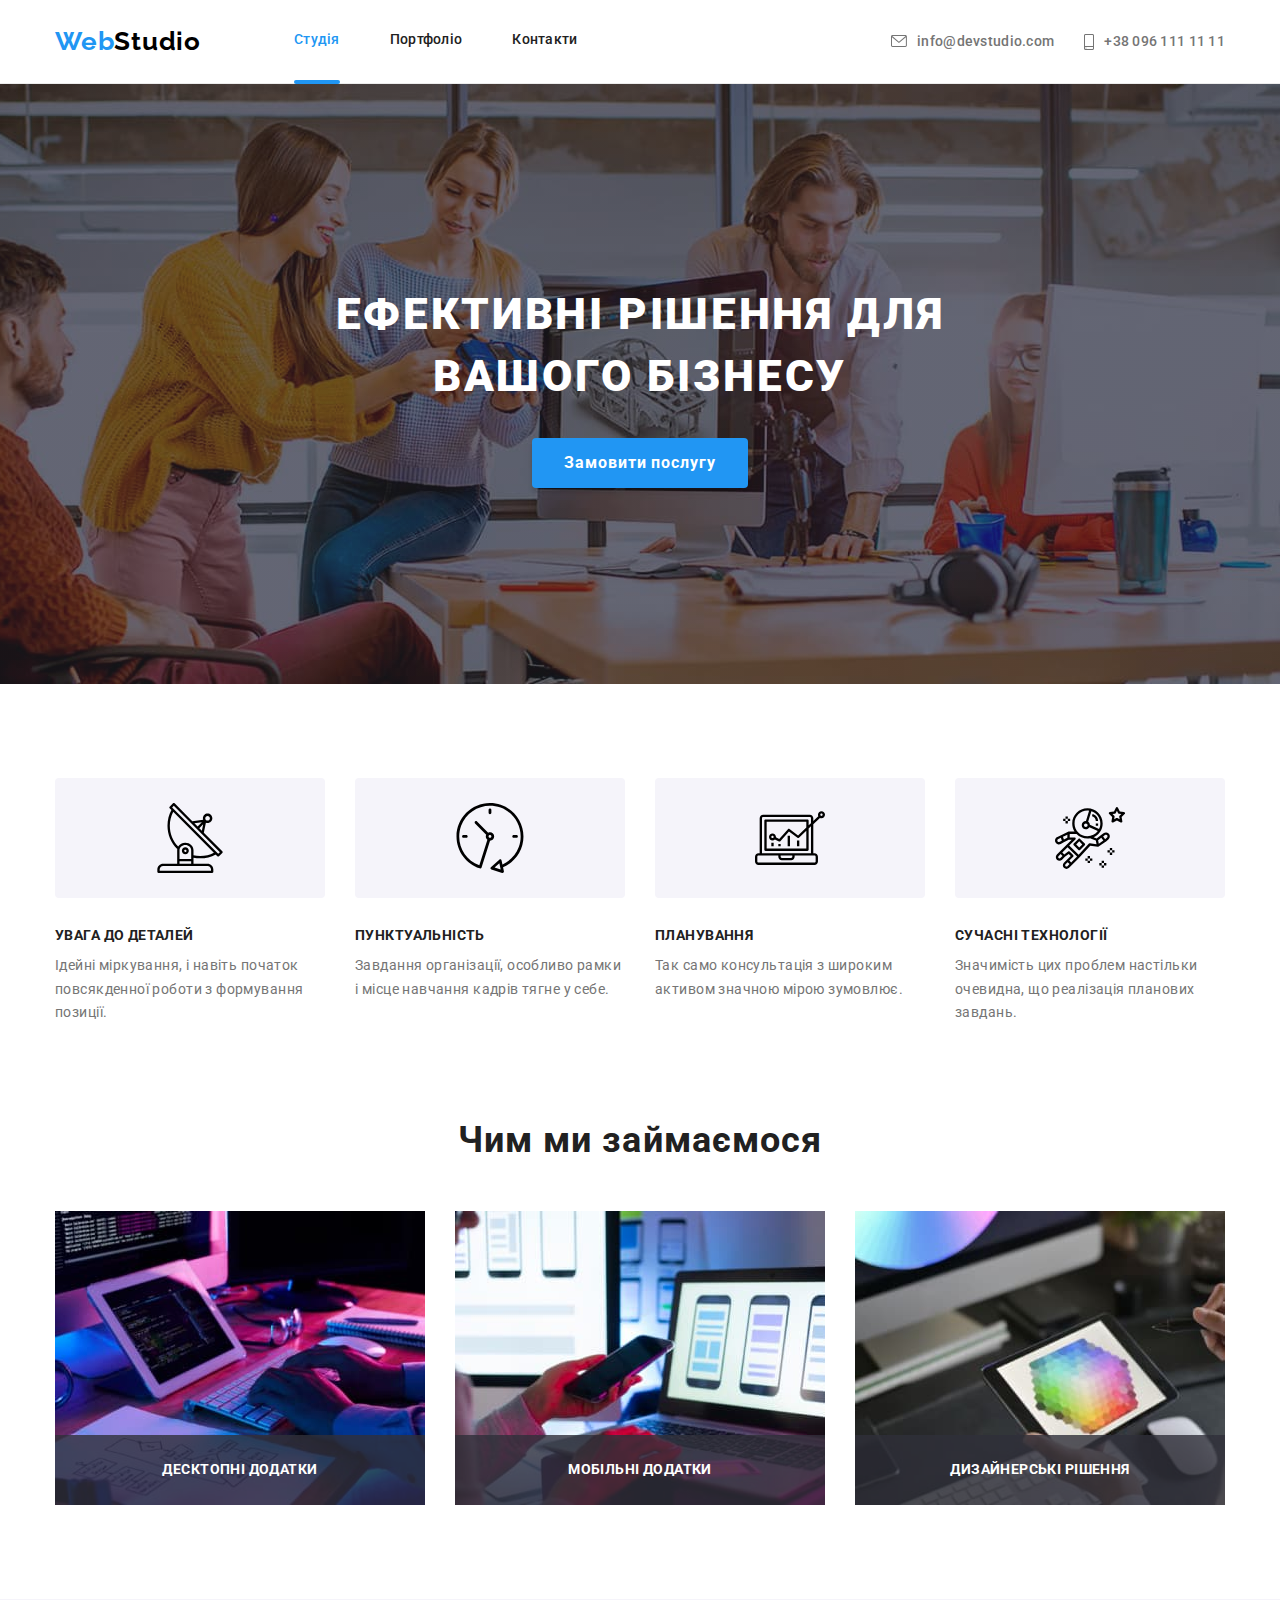
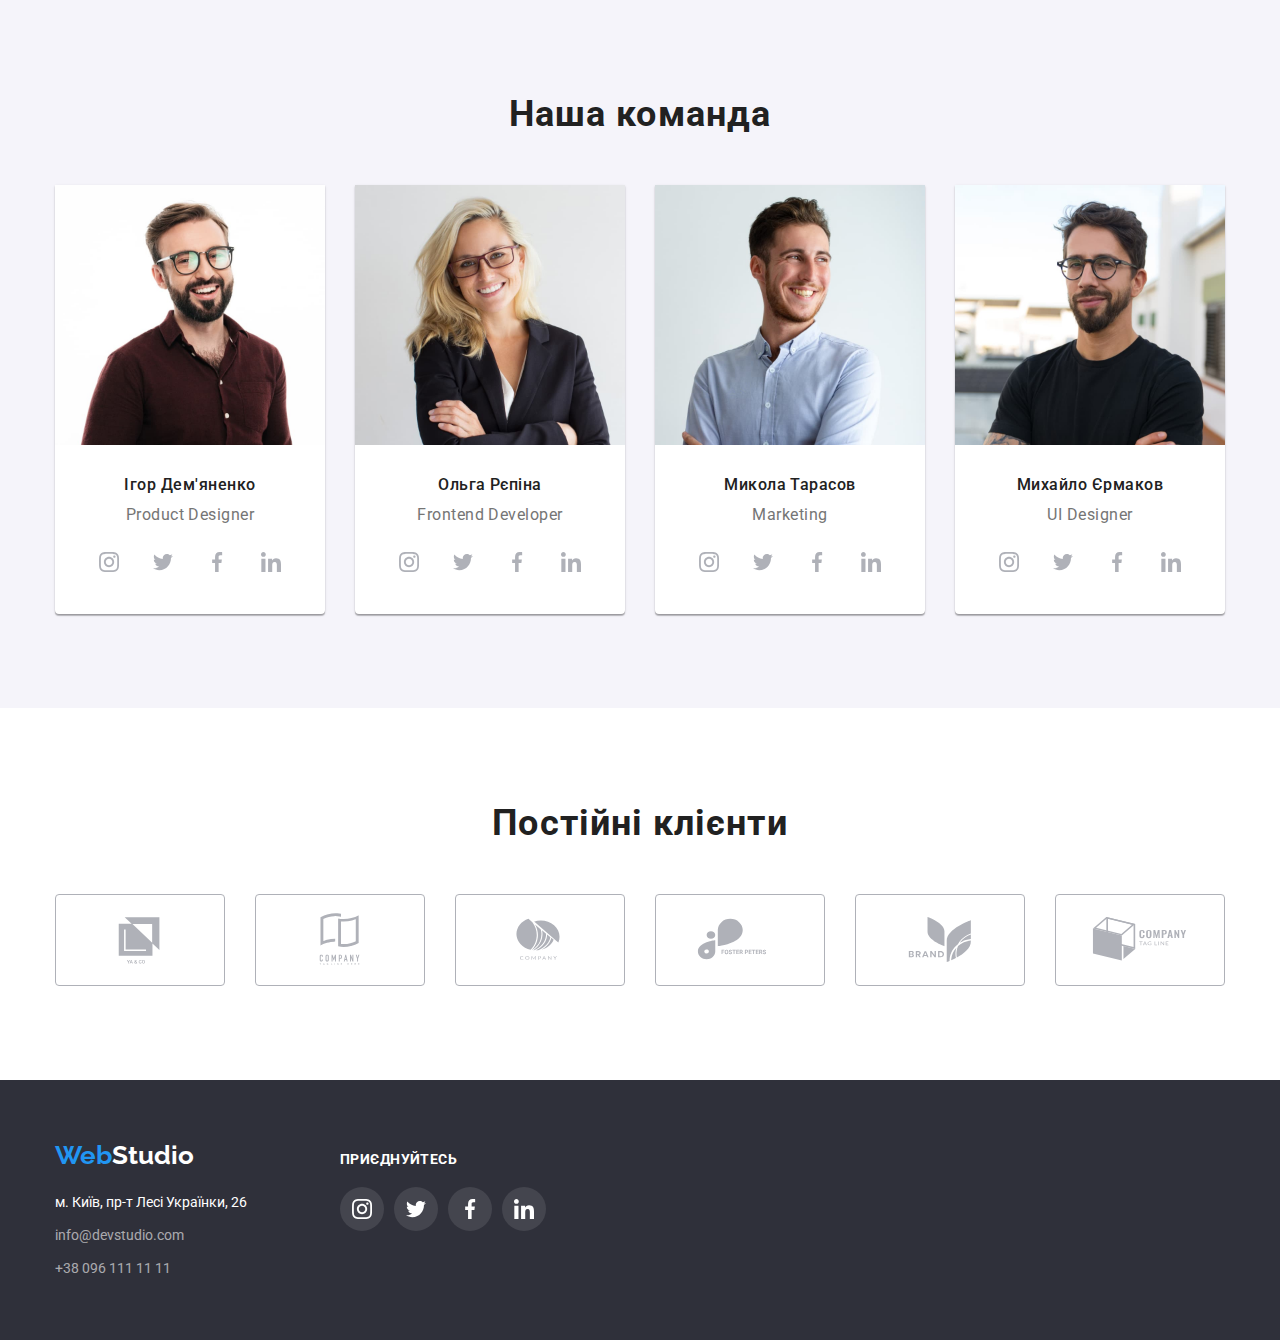
<file: index.html>
<!DOCTYPE html>
<html lang="uk">
  <head>
    <meta charset="UTF-8" />
    <meta http-equiv="X-UA-Compatible" content="IE=edge" />
    <meta name="viewport" content="width=device-width, initial-scale=1.0" />
    <title>Студія</title>
    <link rel="preconnect" href="https://fonts.googleapis.com" />
    <link rel="preconnect" href="https://fonts.gstatic.com" crossorigin />
    <link
      href="https://fonts.googleapis.com/css2?family=Raleway:wght@700&family=Roboto:wght@400;500;700;900&display=swap"
      rel="stylesheet"
    />
    <link
      rel="stylesheet"
      href="https://cdnjs.cloudflare.com/ajax/libs/modern-normalize/1.1.0/modern-normalize.min.css"
    />
    <link rel="stylesheet" href="./css/styles.css" />
  </head>

  <body>
    <!--Шапка-->

    <header class="page-header">
      <div class="nav conteiner">
        <nav class="main-nav">
          <a href="./index.html" class="logo"><span class="logo-wrap">Web</span>Studio</a>
          <ul class="site-nav list">
            <li class="item"><a href="./index.html" class="link current">Студія</a></li>
            <li class="item"><a href="./portfolio.html" class="link">Портфоліо</a></li>
            <li class="item"><a href="#" class="link">Контакти</a></li>
          </ul>
        </nav>
        <ul class="auth-nav list">
          <li class="item">
            <a href="mailto:info@devstudio.com" class="adress-link link">
              <svg class="auth-icon" width="16" height="12">
                <use href="./images/sprite.svg#icon-icon-mailbox"></use>
              </svg>
              info@devstudio.com
            </a>
          </li>
          <li class="item">
            <a href="tel:+380961111111" class="adress-link link">
              <svg class="auth-icon" width="10" height="16">
                <use href="./images/sprite.svg#icon-icon-smartphone"></use>
              </svg>
              +38 096 111 11 11</a
            >
          </li>
        </ul>
      </div>
    </header>

    <!--Main-->
    <main>
      <!-- Герой -->
      <section class="hero">
        <div class="conteiner">
          <h1 class="hero-title">Ефективні рішення для вашого бізнесу</h1>
          <button type="button" class="hero-btn" data-modal-open>Замовити послугу</button>
        </div>
      </section>

      <!--Переваги-->
      <section class="section section-features">
        <div class="conteiner">
          <h2 class="features-title-main vis-hidden">Переваги</h2>
          <ul class="features-list list">
            <li class="features-list-item">
              <div class="features-icon">
                <svg width="70" height="70">
                  <use href="./images/sprite.svg#icon-icon-satelite"></use>
                </svg>
              </div>
              <h3 class="features-title">УВАГА ДО ДЕТАЛЕЙ</h3>
              <p class="features-text">
                Ідейні міркування, і навіть початок повсякденної роботи з формування позиції.
              </p>
            </li>
            <li class="features-list-item">
              <div class="features-icon">
                <svg width="70" height="70">
                  <use href="./images/sprite.svg#icon-icon-clock"></use>
                </svg>
              </div>
              <h3 class="features-title">ПУНКТУАЛЬНІСТЬ</h3>
              <p class="features-text">
                Завдання організації, особливо рамки і місце навчання кадрів тягне у себе.
              </p>
            </li>
            <li class="features-list-item">
              <div class="features-icon">
                <svg width="70" height="70">
                  <use href="./images/sprite.svg#icon-icon-diagram"></use>
                </svg>
              </div>
              <h3 class="features-title">ПЛАНУВАННЯ</h3>
              <p class="features-text">
                Так само консультація з широким активом значною мірою зумовлює.
              </p>
            </li>
            <li class="features-list-item">
              <div class="features-icon">
                <svg width="70" height="70">
                  <use href="./images/sprite.svg#icon-icon-astronaut"></use>
                </svg>
              </div>
              <h3 class="features-title">СУЧАСНІ ТЕХНОЛОГІЇ</h3>
              <p class="features-text">
                Значимість цих проблем настільки очевидна, що реалізація планових завдань.
              </p>
            </li>
          </ul>
        </div>
      </section>

      <!--Наша робота-->

      <section class="section section-work">
        <div class="conteiner">
          <h2 class="title work-title-main">Чим ми займаємося</h2>
          <ul class="work-list list">
            <li class="work-list-item">
              <img src="images/box-1-work.jpg" alt="Програмування за компютером" width="370" />
              <a href="#" class="work-list-link link">
                <p class="work-text">Десктопні додатки</p>
              </a>
            </li>
            <li class="work-list-item">
              <img
                src="images/box-2-work.jpg"
                alt="Розробка мобільного додатку width"
                width="370"
              />
              <a href="#" class="work-list-link link">
                <p class="work-text">Мобільні додатки</p>
              </a>
            </li>
            <li class="work-list-item">
              <img src="images/box-3-work.jpg" alt="Дизайн" width="370" />
              <a href="#" class="work-list-link link">
                <p class="work-text">Дизайнерські рішення</p>
              </a>
            </li>
          </ul>
        </div>
      </section>

      <!--Команда-->
      <section class="section team-section">
        <div class="conteiner">
          <h2 class="title team-title-main">Наша команда</h2>
          <ul class="team-list list">
            <li class="team-list-item">
              <img src="images/box-4-work.jpg" alt="Ігор Дем'яненко" width="270" />
              <div class="team-box">
                <h3 class="team-title">Ігор Дем'яненко</h3>
                <p lang="en" class="team-text">Product Designer</p>
                <ul class="team-social-list">
                  <li class="team-social-item">
                    <a href="#" class="team-social-link">
                      <svg class="team-social-icon" width="20" height="20">
                        <use href="./images/sprite.svg#icon-icon-instagram"></use>
                      </svg>
                    </a>
                  </li>
                  <li class="team-social-item">
                    <a href="#" class="team-social-link">
                      <svg class="team-social-icon" width="20" height="20">
                        <use href="./images/sprite.svg#icon-icon-twitter"></use>
                      </svg>
                    </a>
                  </li>
                  <li class="team-social-item">
                    <a href="#" class="team-social-link">
                      <svg class="team-social-icon" width="20" height="20">
                        <use href="./images/sprite.svg#icon-icon-facebook"></use>
                      </svg>
                    </a>
                  </li>
                  <li class="team-social-item">
                    <a href="#" class="team-social-link">
                      <svg class="team-social-icon" width="20" height="20">
                        <use href="./images/sprite.svg#icon-icon-linkedin"></use>
                      </svg>
                    </a>
                  </li>
                </ul>
              </div>
            </li>
            <li class="team-list-item">
              <img src="images/box-5-work.jpg" alt="Ольга Рєпіна" width="270" />
              <div class="team-box">
                <h3 class="team-title">Ольга Рєпіна</h3>
                <p lang="en" class="team-text">Frontend Developer</p>
                <ul class="team-social-list">
                  <li class="team-social-item">
                    <a href="#" class="team-social-link">
                      <svg class="team-social-icon" width="20" height="20">
                        <use href="./images/sprite.svg#icon-icon-instagram"></use>
                      </svg>
                    </a>
                  </li>
                  <li class="team-social-item">
                    <a href="#" class="team-social-link">
                      <svg class="team-social-icon" width="20" height="20">
                        <use href="./images/sprite.svg#icon-icon-twitter"></use>
                      </svg>
                    </a>
                  </li>
                  <li class="team-social-item">
                    <a href="#" class="team-social-link">
                      <svg class="team-social-icon" width="20" height="20">
                        <use href="./images/sprite.svg#icon-icon-facebook"></use>
                      </svg>
                    </a>
                  </li>
                  <li class="team-social-item">
                    <a href="#" class="team-social-link">
                      <svg class="team-social-icon" width="20" height="20">
                        <use href="./images/sprite.svg#icon-icon-linkedin"></use>
                      </svg>
                    </a>
                  </li>
                </ul>
              </div>
            </li>
            <li class="team-list-item">
              <img src="images/box-6-work.jpg" alt="Микола Тарасов" width="270" />
              <div class="team-box">
                <h3 class="team-title">Микола Тарасов</h3>
                <p lang="en" class="team-text">Marketing</p>
                <ul class="team-social-list">
                  <li class="team-social-item">
                    <a href="#" class="team-social-link">
                      <svg class="team-social-icon" width="20" height="20">
                        <use href="./images/sprite.svg#icon-icon-instagram"></use>
                      </svg>
                    </a>
                  </li>
                  <li class="team-social-item">
                    <a href="#" class="team-social-link">
                      <svg class="team-social-icon" width="20" height="20">
                        <use href="./images/sprite.svg#icon-icon-twitter"></use>
                      </svg>
                    </a>
                  </li>
                  <li class="team-social-item">
                    <a href="#" class="team-social-link">
                      <svg class="team-social-icon" width="20" height="20">
                        <use href="./images/sprite.svg#icon-icon-facebook"></use>
                      </svg>
                    </a>
                  </li>
                  <li class="team-social-item">
                    <a href="#" class="team-social-link">
                      <svg class="team-social-icon" width="20" height="20">
                        <use href="./images/sprite.svg#icon-icon-linkedin"></use>
                      </svg>
                    </a>
                  </li>
                </ul>
              </div>
            </li>
            <li class="team-list-item">
              <img src="images/box-7-work.jpg" alt="Михайло Єрмаков" width="270" />
              <div class="team-box">
                <h3 class="team-title">Михайло Єрмаков</h3>
                <p lang="en" class="team-text">UI Designer</p>
                <ul class="team-social-list">
                  <li class="team-social-item">
                    <a href="#" class="team-social-link">
                      <svg class="team-social-icon" width="20" height="20">
                        <use href="./images/sprite.svg#icon-icon-instagram"></use>
                      </svg>
                    </a>
                  </li>
                  <li class="team-social-item">
                    <a href="#" class="team-social-link">
                      <svg class="team-social-icon" width="20" height="20">
                        <use href="./images/sprite.svg#icon-icon-twitter"></use>
                      </svg>
                    </a>
                  </li>
                  <li class="team-social-item">
                    <a href="#" class="team-social-link">
                      <svg class="team-social-icon" width="20" height="20">
                        <use href="./images/sprite.svg#icon-icon-facebook"></use>
                      </svg>
                    </a>
                  </li>
                  <li class="team-social-item">
                    <a href="#" class="team-social-link">
                      <svg class="team-social-icon" width="20" height="20">
                        <use href="./images/sprite.svg#icon-icon-linkedin"></use>
                      </svg>
                    </a>
                  </li>
                </ul>
              </div>
            </li>
          </ul>
        </div>
      </section>

      <!--Постійні клієнти-->

      <section class="section section-cliets">
        <div class="conteiner">
          <h2 class="title clients-title-main">Постійні клієнти</h2>
          <ul class="client-list list">
            <li class="client-item">
              <a href="#" class="client-link">
                <svg class="client-icon" width="41" height="47">
                  <use href="./images/sprite.svg#icon-icon-section-one"></use>
                </svg>
              </a>
            </li>
            <li class="client-item">
              <a href="#" class="client-link">
                <svg class="client-icon" width="41" height="52">
                  <use href="./images/sprite.svg#icon-icon-section-two"></use>
                </svg>
              </a>
            </li>
            <li class="client-item">
              <a href="#" class="client-link">
                <svg class="client-icon" width="43" height="41">
                  <use href="./images/sprite.svg#icon-icon-section-thre"></use>
                </svg>
              </a>
            </li>
            <li class="client-item">
              <a href="#" class="client-link">
                <svg class="client-icon" width="84" height="41">
                  <use href="./images/sprite.svg#icon-icon-section-four"></use>
                </svg>
              </a>
            </li>
            <li class="client-item">
              <a href="#" class="client-link">
                <svg class="client-icon" width="62" height="45">
                  <use href="./images/sprite.svg#icon-icon-section-five"></use>
                </svg>
              </a>
            </li>
            <li class="client-item">
              <a href="#" class="client-link">
                <svg class="client-icon" width="94" height="44">
                  <use href="./images/sprite.svg#icon-icon-section-six"></use>
                </svg>
              </a>
            </li>
          </ul>
        </div>
      </section>
    </main>

    <!--Футер-->

    <footer class="page-footer">
      <div class="conteiner footer-conteiner">
        <div class="footer-contact-conteiner">
          <a href="" class="logo-footer"><span class="logo-wrap">Web</span>Studio</a>
          <address class="address">
            <ul class="footer-contacts list">
              <li>
                <a
                  class="address-footer link"
                  href="https://www.google.com/maps/place/%D0%B1%D1%83%D0%BB%D1%8C%D0%B2%D0%B0%D1%80+%D0%9B%D0%B5%D1%81%D1%96+%D0%A3%D0%BA%D1%80%D0%B0%D1%97%D0%BD%D0%BA%D0%B8,+26,+%D0%9A%D0%B8%D1%97%D0%B2,+02000/@50.4270259,30.5380905,18.35z/data=!4m5!3m4!1s0x40d4cf0e033ecbe9:0x57a4dffefec77da0!8m2!3d50.4265807!4d30.5383858"
                  rel="noopener noreferrer"
                  >м. Київ, пр-т Лесі Українки, 26</a
                >
              </li>
              <li>
                <a href="mailto:info@devstudio.com" class="contact-link link">info@devstudio.com</a>
              </li>
              <li><a href="tel:+380961111111" class="contact-link link">+38 096 111 11 11</a></li>
            </ul>
          </address>
        </div>
        <div>
          <h2 class="join-title">ПРИЄДНУЙТЕСЬ</h2>
          <ul class="join-social-list list">
            <li class="join-social-item">
              <a href="#" class="join-social-link">
                <svg class="join-social-icon" width="20" height="20">
                  <use href="./images/sprite.svg#icon-icon-instagram"></use>
                </svg>
              </a>
            </li>
            <li class="join-social-item">
              <a href="#" class="join-social-link">
                <svg class="join-social-icon" width="20" height="20">
                  <use href="./images/sprite.svg#icon-icon-twitter"></use>
                </svg>
              </a>
            </li>
            <li class="join-social-item">
              <a href="#" class="join-social-link">
                <svg class="join-social-icon" width="20" height="20">
                  <use href="./images/sprite.svg#icon-icon-facebook"></use>
                </svg>
              </a>
            </li>
            <li class="join-social-item">
              <a href="#" class="join-social-link">
                <svg class="join-social-icon" width="20" height="20">
                  <use href="./images/sprite.svg#icon-icon-linkedin"></use>
                </svg>
              </a>
            </li>
          </ul>
        </div>
      </div>
    </footer>
    <div class="backdrop is-hidden" data-modal>
      <div class="modal">
        <button type="button" class="modal-close-btn" data-modal-close>
          <svg class="modal-close-btn-icon" width="18" height="18">
            <use href="./images/sprite.svg#icon-close-black"></use>
          </svg>
        </button>
      </div>
    </div>

    <script src="./js/modal.js"></script>
  </body>
</html>
</file>
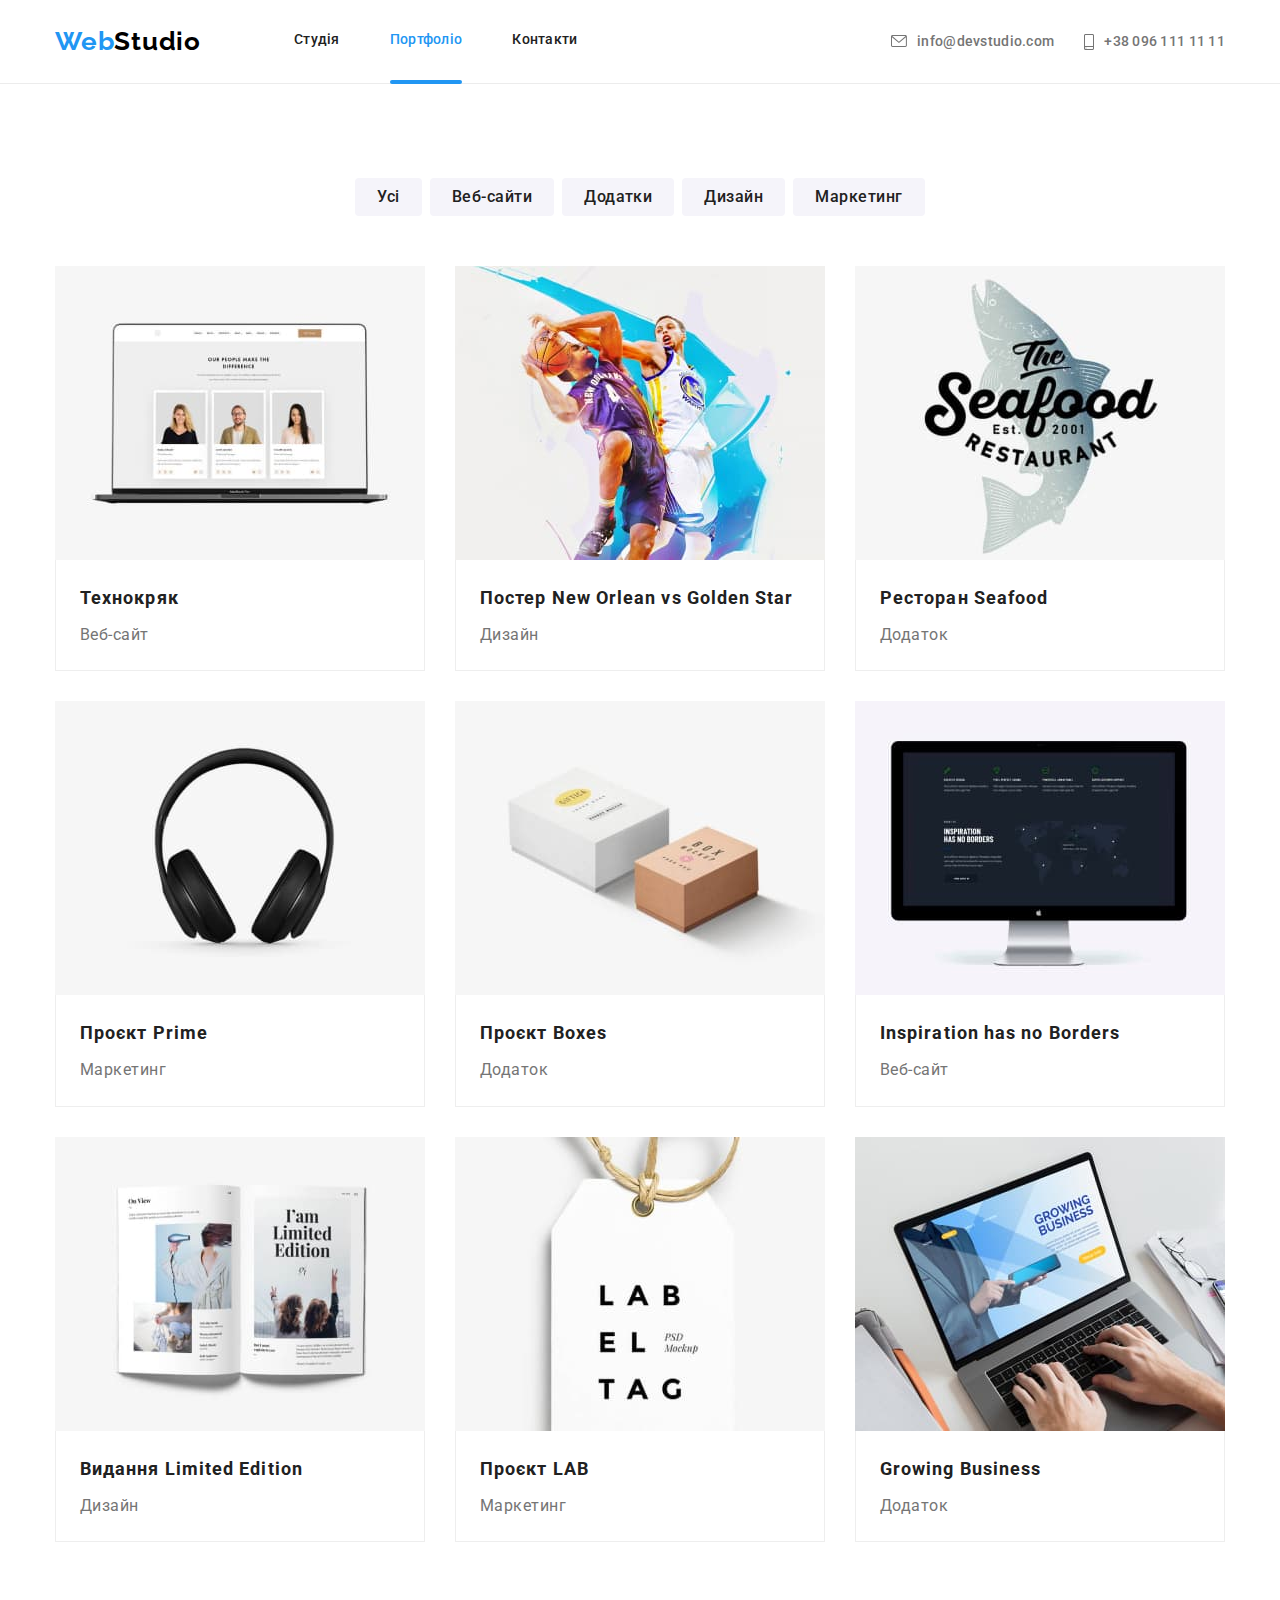
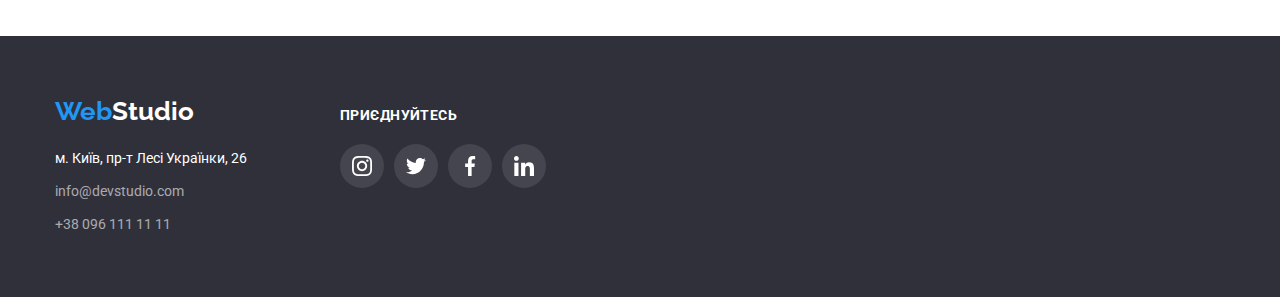
<file: portfolio.html>
<!DOCTYPE html>
<html lang="uk">
  <head>
    <meta charset="UTF-8" />
    <meta http-equiv="X-UA-Compatible" content="IE=edge" />
    <meta name="viewport" content="width=device-width, initial-scale=1.0" />
    <title>Портфоліо</title>
    <link rel="preconnect" href="https://fonts.googleapis.com" />
    <link rel="preconnect" href="https://fonts.gstatic.com" crossorigin />
    <link
      href="https://fonts.googleapis.com/css2?family=Raleway:wght@700&family=Roboto:wght@400;500;700;900&display=swap"
      rel="stylesheet"
    />
    <link
      rel="stylesheet"
      href="https://cdnjs.cloudflare.com/ajax/libs/modern-normalize/1.1.0/modern-normalize.min.css"
    />
    <link rel="stylesheet" href="./css/styles.css" />
  </head>

  <body>
    <!--Шапка-->
    <header class="page-header">
      <div class="nav conteiner">
        <nav class="main-nav">
          <a href="./index.html" class="logo"><span class="logo-wrap">Web</span>Studio</a>
          <ul class="site-nav list">
            <li class="item"><a href="./index.html" class="link">Студія</a></li>
            <li class="item">
              <a href="./portfolio.html" class="link current">Портфоліо</a>
            </li>
            <li class="item"><a href="#" class="link">Контакти</a></li>
          </ul>
        </nav>
        <ul class="auth-nav list">
          <li class="item">
            <a href="mailto:info@devstudio.com" class="adress-link link">
              <svg class="auth-icon" width="16" height="12">
                <use href="./images/sprite.svg#icon-icon-mailbox"></use>
              </svg>
              info@devstudio.com
            </a>
          </li>
          <li class="item">
            <a href="tel:+380961111111" class="adress-link link">
              <svg class="auth-icon" width="10" height="16">
                <use href="./images/sprite.svg#icon-icon-smartphone"></use>
              </svg>
              +38 096 111 11 11</a
            >
          </li>
        </ul>
      </div>
    </header>

    <!--Main-->
    <main>
      <!-- Фільтр-->
      <section class="section">
        <div class="conteiner">
          <h1 class="filter-title vis-hidden">Наші проєкти</h1>
          <ul class="filter-list list">
            <li><button type="button" class="btn">Усі</button></li>
            <li><button type="button" class="btn">Веб-сайти</button></li>
            <li><button type="button" class="btn">Додатки</button></li>
            <li><button type="button" class="btn">Дизайн</button></li>
            <li><button type="button" class="btn">Маркетинг</button></li>
          </ul>
          <ul class="portfolio-list list">
            <li class="portfolio-list-item">
              <a href="#" class="portfolio-link link">
                <div class="portfolio-wrapper">
                  <img src="images/project-1.jpg" alt="Веб-сайт" width="370" />
                  <div class="portfolio-overlay">
                    <p class="portfolio-overlay-text">
                      Ресурс пропонує комплексні пропозиції з різним рівнем функціоналу та сервісів.
                      Все це дозволить відвідувачу отримати вичерпні відомості про компанію чи
                      приватну особу.
                    </p>
                  </div>
                </div>
                <div class="portfolio-border">
                  <h2 class="portfolio-title">Технокряк</h2>
                  <p class="portfolio-text">Веб-сайт</p>
                </div>
              </a>
            </li>
            <li class="portfolio-list-item">
              <a href="#" class="portfolio-link link">
                <div class="portfolio-wrapper">
                  <img src="images/project-2.jpg" alt="Баскетбол" width="370" />
                  <div class="portfolio-overlay">
                    <p class="portfolio-overlay-text">
                      Ресурс пропонує комплексні пропозиції з різним рівнем функціоналу та сервісів.
                      Все це дозволить відвідувачу отримати вичерпні відомості про компанію чи
                      приватну особу.
                    </p>
                  </div>
                </div>
                <div class="portfolio-border">
                  <h2 class="portfolio-title" lang="en">Постер New Orlean vs Golden Star</h2>
                  <p class="portfolio-text">Дизайн</p>
                </div>
              </a>
            </li>
            <li class="portfolio-list-item">
              <a href="#" class="portfolio-link link">
                <div class="portfolio-wrapper">
                  <img src="images/project-3.jpg" alt="Лого ресторану" width="370" />
                  <div class="portfolio-overlay">
                    <p class="portfolio-overlay-text">
                      Ресурс пропонує комплексні пропозиції з різним рівнем функціоналу та сервісів.
                      Все це дозволить відвідувачу отримати вичерпні відомості про компанію чи
                      приватну особу.
                    </p>
                  </div>
                </div>
                <div class="portfolio-border">
                  <h2 class="portfolio-title" lang="en">Ресторан Seafood</h2>
                  <p class="portfolio-text">Додаток</p>
                </div>
              </a>
            </li>
            <li class="portfolio-list-item">
              <a href="#" class="portfolio-link link">
                <div class="portfolio-wrapper">
                  <img src="images/project-4.jpg" alt="Навушники" width="370" />
                  <div class="portfolio-overlay">
                    <p class="portfolio-overlay-text">
                      Ресурс пропонує комплексні пропозиції з різним рівнем функціоналу та сервісів.
                      Все це дозволить відвідувачу отримати вичерпні відомості про компанію чи
                      приватну особу.
                    </p>
                  </div>
                </div>
                <div class="portfolio-border">
                  <h2 class="portfolio-title" lang="en">Проєкт Prime</h2>
                  <p class="portfolio-text">Маркетинг</p>
                </div>
              </a>
            </li>
            <li class="portfolio-list-item">
              <a href="#" class="portfolio-link link">
                <div class="portfolio-wrapper">
                  <img src="images/project-5.jpg" alt="Дві коробки" width="370" />
                  <div class="portfolio-overlay">
                    <p class="portfolio-overlay-text">
                      Ресурс пропонує комплексні пропозиції з різним рівнем функціоналу та сервісів.
                      Все це дозволить відвідувачу отримати вичерпні відомості про компанію чи
                      приватну особу.
                    </p>
                  </div>
                </div>
                <div class="portfolio-border">
                  <h2 class="portfolio-title" lang="en">Проєкт Boxes</h2>
                  <p class="portfolio-text">Додаток</p>
                </div>
              </a>
            </li>
            <li class="portfolio-list-item">
              <a href="#" class="portfolio-link link">
                <div class="portfolio-wrapper">
                  <img src="images/project-6.jpg" alt="Монітор" width="370" />
                  <div class="portfolio-overlay">
                    <p class="portfolio-overlay-text">
                      Ресурс пропонує комплексні пропозиції з різним рівнем функціоналу та сервісів.
                      Все це дозволить відвідувачу отримати вичерпні відомості про компанію чи
                      приватну особу.
                    </p>
                  </div>
                </div>
                <div class="portfolio-border">
                  <h2 class="portfolio-title" lang="en">Inspiration has no Borders</h2>
                  <p class="portfolio-text">Веб-сайт</p>
                </div>
              </a>
            </li>
            <li class="portfolio-list-item">
              <a href="#" class="portfolio-link link">
                <div class="portfolio-wrapper">
                  <img src="images/project-7.jpg" alt="Книга" width="370" />
                  <div class="portfolio-overlay">
                    <p class="portfolio-overlay-text">
                      Ресурс пропонує комплексні пропозиції з різним рівнем функціоналу та сервісів.
                      Все це дозволить відвідувачу отримати вичерпні відомості про компанію чи
                      приватну особу.
                    </p>
                  </div>
                </div>
                <div class="portfolio-border">
                  <h2 class="portfolio-title" lang="en">Видання Limited Edition</h2>
                  <p class="portfolio-text">Дизайн</p>
                </div>
              </a>
            </li>
            <li class="portfolio-list-item">
              <a href="#" class="portfolio-link link">
                <div class="portfolio-wrapper">
                  <img src="images/project-8.jpg" alt="Бірка" width="370" />
                  <div class="portfolio-overlay">
                    <p class="portfolio-overlay-text">
                      Ресурс пропонує комплексні пропозиції з різним рівнем функціоналу та сервісів.
                      Все це дозволить відвідувачу отримати вичерпні відомості про компанію чи
                      приватну особу.
                    </p>
                  </div>
                </div>
                <div class="portfolio-border">
                  <h2 class="portfolio-title" lang="end">Проєкт LAB</h2>
                  <p class="portfolio-text">Маркетинг</p>
                </div>
              </a>
            </li>
            <li class="portfolio-list-item">
              <a href="#" class="portfolio-link link">
                <div class="portfolio-wrapper">
                  <img src="images/project-9.jpg" alt="Робота за ноутбуком" width="370" />
                  <div class="portfolio-overlay">
                    <p class="portfolio-overlay-text">
                      Ресурс пропонує комплексні пропозиції з різним рівнем функціоналу та сервісів.
                      Все це дозволить відвідувачу отримати вичерпні відомості про компанію чи
                      приватну особу.
                    </p>
                  </div>
                </div>
                <div class="portfolio-border">
                  <h2 class="portfolio-title" lang="en">Growing Business</h2>
                  <p class="portfolio-text">Додаток</p>
                </div>
              </a>
            </li>
          </ul>
        </div>
      </section>
    </main>

    <!--Футер-->

    <footer class="page-footer">
      <div class="conteiner footer-conteiner">
        <div class="footer-contact-conteiner">
          <a href="" class="logo-footer"><span class="logo-wrap">Web</span>Studio</a>
          <address class="address">
            <ul class="footer-contacts list">
              <li>
                <a
                  class="address-footer link"
                  href="https://www.google.com/maps/place/%D0%B1%D1%83%D0%BB%D1%8C%D0%B2%D0%B0%D1%80+%D0%9B%D0%B5%D1%81%D1%96+%D0%A3%D0%BA%D1%80%D0%B0%D1%97%D0%BD%D0%BA%D0%B8,+26,+%D0%9A%D0%B8%D1%97%D0%B2,+02000/@50.4270259,30.5380905,18.35z/data=!4m5!3m4!1s0x40d4cf0e033ecbe9:0x57a4dffefec77da0!8m2!3d50.4265807!4d30.5383858"
                  rel="noopener noreferrer"
                  >м. Київ, пр-т Лесі Українки, 26</a
                >
              </li>
              <li>
                <a href="mailto:info@devstudio.com" class="contact-link link">info@devstudio.com</a>
              </li>
              <li><a href="tel:+380961111111" class="contact-link link">+38 096 111 11 11</a></li>
            </ul>
          </address>
        </div>
        <div>
          <h2 class="join-title">ПРИЄДНУЙТЕСЬ</h2>
          <ul class="join-social-list list">
            <li class="join-social-item">
              <a href="#" class="join-social-link">
                <svg class="join-social-icon" width="20" height="20">
                  <use href="./images/sprite.svg#icon-icon-instagram"></use>
                </svg>
              </a>
            </li>
            <li class="join-social-item">
              <a href="#" class="join-social-link">
                <svg class="join-social-icon" width="20" height="20">
                  <use href="./images/sprite.svg#icon-icon-twitter"></use>
                </svg>
              </a>
            </li>
            <li class="join-social-item">
              <a href="#" class="join-social-link">
                <svg class="join-social-icon" width="20" height="20">
                  <use href="./images/sprite.svg#icon-icon-facebook"></use>
                </svg>
              </a>
            </li>
            <li class="join-social-item">
              <a href="#" class="join-social-link">
                <svg class="join-social-icon" width="20" height="20">
                  <use href="./images/sprite.svg#icon-icon-linkedin"></use>
                </svg>
              </a>
            </li>
          </ul>
        </div>
      </div>
    </footer>
  </body>
</html>
</file>
<file: css/styles.css>
.vis-hidden {
  position: absolute;
  width: 1px;
  height: 1px;
  margin: -1px;
  padding: 0;
  overflow: hidden;
  border: 0;
  clip: rect(0 0 0 0);
}

:root {
  --main-text-color: #757575;
  --secondary-text-color: #212121;
  --main-bgc-color: #ffffff;
  --secondary-bgc-color: #f5f4fa;
  --accent-color: #2196f3;
  --hero-footer-bgc: #2f303a;
  --contacts-color: rgba(255, 255, 255, 0.6);
  --page-header-border: #ececec;
  --logo-header: #000000;
  --portfolio-border: #eeeeee;
  --hero-btn-hov-foc: #188ce8;
  --transition-duration: 250ms cubic-bezier(0.4, 0, 0.2, 1);
}

body {
  font-family: 'Roboto', sans-serif;
  background-color: var(--main-bgc-color);
  color: var(--main-text-color);
}

h1,
h2,
h3,
h4,
h5,
h6,
p {
  margin: 0px;
  padding-left: 0px;
}

ul {
  margin-top: 0;
  margin-bottom: 0;
  padding-left: 0;
}

.link {
  text-decoration: none;
}

img {
  display: block;
}

/************************ Утиліти*********************/

.list {
  list-style: none;
  padding: 0;
  margin: 0;
}

.conteiner {
  max-width: 1200px;
  margin-left: auto;
  margin-right: auto;
  padding-left: 15px;
  padding-right: 15px;
}

.section {
  padding-top: 94px;
  padding-bottom: 94px;
}

/************************ Header*********************/

.page-header {
  border-bottom: 1px solid var(--page-header-border);
}

/******** main-nav*********/

.nav {
  display: flex;
  align-items: center;
}

.main-nav {
  display: flex;
  align-items: center;
}

/******** site-nav*********/

.current::after {
  content: '';
  width: 100%;
  height: 4px;
  border-radius: 2px;
  background-color: var(--accent-color);
  position: relative;
  top: 33px;
  display: block;
}

.site-nav {
  display: flex;
  margin-left: 93px;
}

.site-nav .item:not(:last-child) {
  margin-right: 50px;
}

.site-nav .link {
  display: block;
  padding-top: 32px;
  padding-bottom: 32px;
  color: var(--secondary-text-color);
  font-size: 14px;
  line-height: 1.1;
  font-weight: 500;
  letter-spacing: 0.02em;
  transition: var(--transition-duration);
}
.site-nav .link:hover,
.site-nav .link:focus {
  color: var(--accent-color);
}
.site-nav .link.current {
  color: var(--accent-color);
}

/******** auth-nav*********/

.auth-nav {
  display: flex;
  margin-left: auto;
}
.auth-nav .item + .item {
  margin-left: 30px;
}

.auth-nav .adress-link {
  justify-content: center;
  display: flex;
  align-items: center;
  padding-top: 32px;
  padding-bottom: 32px;
  color: var(--main-text-color);
  font-size: 14px;
  line-height: 1.1;
  font-weight: 500;
  letter-spacing: 0.02em;
  transition: var(--transition-duration);
}

.auth-nav .adress-link:hover,
.auth-nav .adress-link:focus {
  color: var(--accent-color);
}
.auth-icon {
  margin-right: 10px;
  fill: currentColor;
}

.logo {
  font-family: 'Raleway', sans-serif;
  color: var(--logo-header);
  font-weight: 700;
  font-size: 26px;
  line-height: 1.2;
  text-decoration: none;
  padding: 25px 0;
  letter-spacing: 0.03em;
}
.logo-wrap {
  color: var(--accent-color);
}

/************************ Main *********************/

/************************Hero*********************/

.hero {
  text-align: center;
  background: var(--hero-footer-bgc);
  padding-top: 200px;
  padding-bottom: 200px;
  height: 600px;
  max-width: 1600px;
  margin-left: auto;
  margin-right: auto;
  background-image: linear-gradient(rgba(47, 48, 58, 0.4), rgba(47, 48, 58, 0.4)),
    url(../images/hero-bg.jpg);
  background-repeat: no-repeat;
  background-position: center;
  background-size: cover;
}

.hero-title {
  margin-bottom: 30px;
  margin-left: auto;
  margin-right: auto;
  text-align: center;
  font-weight: 900;
  font-size: 44px;
  line-height: 1.4;
  letter-spacing: 0.06em;
  text-transform: uppercase;
  color: var(--main-bgc-color);
  width: 696px;
}

.hero-btn {
  cursor: pointer;
  color: var(--main-bgc-color);
  background-color: var(--accent-color);
  font-weight: 700;
  font-size: 16px;
  line-height: 30px;
  box-shadow: 0px 4px 4px rgba(0, 0, 0, 0.15);
  border-radius: 4px;
  padding: 10px 32px;
  border: 0px;
  letter-spacing: 0.06em;
  transition: background-color var(--transition-duration), color var(--transition-duration);
}

.hero-btn:hover,
.hero-btn:focus {
  background-color: var(--hero-btn-hov-foc);
}

/************************FEATURES*********************/

.features-list {
  display: flex;
  flex-wrap: nowrap;
  gap: 30px;
}

.features-list-item {
  flex-basis: calc((100% - 30px * 3) / 4);
}

.features-title {
  margin-bottom: 10px;
  font-size: 14px;
  line-height: 1.1;
  color: var(--secondary-text-color);
  letter-spacing: 0.03em;
}

.features-text {
  font-size: 14px;
  line-height: 1.7;
  letter-spacing: 0.03em;
}

.features-icon {
  display: flex;
  justify-content: center;
  align-items: center;
  margin-bottom: 30px;
  width: 270px;
  height: 120px;
  border-radius: 4px;
  background-color: var(--secondary-bgc-color);
}

/************************WORK*********************/

.work-list {
  display: flex;
  flex-wrap: nowrap;
  gap: 30px;
}

.work-list-item {
  flex-basis: calc((100% - 30px * 2) / 3);
}

.section-work {
  padding-top: 0px;
  padding-bottom: 94px;
}

.work-list .work-list-item {
  position: relative;
}

.work-list-link {
  padding-top: 27px;
  position: absolute;
  width: 100%;
  height: 70px;
  top: auto;
  bottom: 0px;
  background: rgba(47, 48, 58, 0.8);
}

.work-text {
  font-weight: 700;
  font-size: 14px;
  line-height: 1.1;
  text-align: center;
  letter-spacing: 0.03em;
  text-transform: uppercase;
  color: var(--main-bgc-color);
}

/************************TEAM*********************/

.work-title-main,
.team-title-main,
.clients-title-main {
  margin-bottom: 50px;
  font-size: 36px;
  line-height: 1.17;
  color: var(--secondary-text-color);
  letter-spacing: 0.03em;
  text-align: center;
}

.team-list {
  display: flex;
  flex-wrap: nowrap;
  gap: 30px;
}

.team-list-item {
  flex-basis: calc((100% - 30px * 3) / 4);
  background-color: var(--main-bgc-color);
  box-shadow: 0px 1px 3px rgba(0, 0, 0, 0.12), 0px 1px 1px rgba(0, 0, 0, 0.14),
    0px 2px 1px rgba(0, 0, 0, 0.2);
  border-radius: 0px 0px 4px 4px;
}

.team-section {
  background-color: var(--secondary-bgc-color);
}

.team-title {
  text-align: center;
  margin-bottom: 10px;
  font-weight: 500;
  font-size: 16px;
  line-height: 1.2;
  color: var(--secondary-text-color);
  letter-spacing: 0.03em;
}

.team-box {
  padding-top: 30px;
  padding-bottom: 30px;
}

.team-text {
  text-align: center;
  font-size: 16px;
  line-height: 1.2;
  letter-spacing: 0.03em;
  margin-bottom: 16px;
}

/*****Team-icons*****/

.team-social-list {
  display: flex;
  justify-content: center;
  gap: 10px;
  list-style: none;
}
.team-social-link {
  display: flex;
  justify-content: center;
  align-items: center;
  width: 44px;
  height: 44px;
  border-radius: 50%;
  background-color: var(--main-bgc-color);
  transition: background-color var(--transition-duration);
}
.team-social-icon {
  fill: #afb1b8;
  transition: fill var(--transition-duration);
}

.team-social-link:hover,
.team-social-link:focus {
  background-color: var(--accent-color);
}

.team-social-link:hover .team-social-icon,
.team-social-link:focus .team-social-icon {
  fill: var(--main-bgc-color);
}

/************************CLIENTS**********************/

.clients-title-main {
  margin-bottom: 50px;
}
.client-list {
  display: flex;
  justify-content: center;
  gap: 30px;
}

.client-link {
  display: flex;
  justify-content: center;
  align-items: center;
  width: 170px;
  height: 92px;
  border: 1px solid #afb1b8;
  border-radius: 4px;
  background: var(--main-bgc-color);
  outline: transparent;
  transition: border-color var(--transition-duration);
}

.client-icon {
  width: 106px;
  height: 60px;
  fill: #afb1b8;
  transition: fill var(--transition-duration);
}
.client-link:hover .client-icon,
.client-link:focus .client-icon {
  border-color: var(--accent-color);
  fill: var(--accent-color);
}

.client-link:hover,
.client-link:focus {
  border-color: var(--accent-color);
  fill: var(--accent-color);
}

/************************Portfolio*********************/

/********Filter*********/

.filter-list {
  display: flex;
  flex-wrap: nowrap;
  gap: 8px;
  justify-content: center;
  margin-bottom: 50px;
}

.filter-title {
  text-align: center;
  margin-top: 0px;
}

.btn {
  padding: 6px 22px;
  cursor: pointer;
  color: var(--secondary-text-color);
  background-color: var(--secondary-bgc-color);
  font-weight: 500;
  font-size: 16px;
  line-height: 1.6;
  border-radius: 4px;
  border-color: transparent;
  letter-spacing: 0.03em;
  border: none;
  transition: color var(--transition-duration), background-color var(--transition-duration),
    drop-shadow var(--transition-duration);
}

.btn:hover,
.btn:focus {
  background-color: var(--accent-color);
  color: var(--main-bgc-color);
  filter: drop-shadow(0px 4px 4px rgba(0, 0, 0, 0.25));
}

/********Portfolio-section*********/

.portfolio-list-item {
  flex-basis: calc((100% - 30px * 2) / 3);
}
.portfolio-link:hover,
.portfolio-link:focus {
  outline: transparent;
  box-shadow: 0px 1px 1px rgba(0, 0, 0, 0.12), 0px 4px 4px rgba(0, 0, 0, 0.06),
    1px 4px 6px rgba(0, 0, 0, 0.16);
}

.portfolio-link {
  display: block;
  transition: box-shadow var(--transition-duration);
}

.portfolio-list {
  display: flex;
  flex-wrap: wrap;
  gap: 30px;
}

.portfolio-border {
  border: 1px solid var(--portfolio-border);
  border-top: none;
  padding: 20px 24px;
}

.portfolio-title {
  font-size: 18px;
  line-height: 2;
  letter-spacing: 0.06em;
  color: var(--secondary-text-color);
  margin-bottom: 4px;
}

.portfolio-text {
  font-size: 16px;
  line-height: 1.9;
  letter-spacing: 0.03em;
  color: var(--main-text-color);
}

/********Portfolio-overlay*********/

.portfolio-overlay {
  position: absolute;
  width: 100%;
  height: 100%;
  top: 0;
  left: 0;
  transform: translateY(100%);
  transition: transform var(--transition-duration);
  background-color: rgba(33, 150, 243, 0.9);
}
.portfolio-wrapper {
  position: relative;
  overflow: hidden;
}

.portfolio-overlay-text {
  font-style: normal;
  font-weight: 400;
  font-size: 18px;
  line-height: 1.6;
  letter-spacing: 0.03em;
  padding: 63px 24px;
  color: #ffffff;
}

.portfolio-link:hover .portfolio-overlay,
.portfolio-link:focus .portfolio-overlay {
  transform: translateY(0);
}

/************************Footer*********************/

.address {
  font-style: normal;
}
.page-footer {
  background: var(--hero-footer-bgc);
  padding-top: 60px;
  padding-bottom: 60px;
}
.logo-footer {
  display: flex;
  margin-bottom: 20px;
  font-family: 'Raleway';
  font-style: normal;
  font-weight: 700;
  font-size: 26px;
  line-height: 1.2;
  color: var(--main-bgc-color);
  text-decoration: none;
}

.address-footer {
  font-weight: 400;
  font-size: 14px;
  line-height: 1.7;
  color: var(--main-bgc-color);
}
.address-footer:hover,
.address-footer:focus {
  color: var(--accent-color);
}

.footer-contacts .contact-link {
  font-weight: 400;
  font-size: 14px;
  line-height: 1.7;
  color: rgba(255, 255, 255, 0.6);
}

.footer-contacts .contact-link:hover,
.footer-contacts .contact-link:focus {
  color: var(--accent-color);
}

.footer-contacts {
  display: flex;
  flex-direction: column;
  gap: 9px;
}

.footer-conteiner {
  display: flex;
  align-items: baseline;
}

.footer-contact-conteiner {
  margin-right: 93px;
}

.footer-contacts .link {
  transition: color var(--transition-duration);
}
/*****Footer-icons*****/

.join-title {
  margin-bottom: 20px;
  font-weight: 700;
  font-size: 14px;
  line-height: 1.1;
  letter-spacing: 0.03em;
  text-transform: uppercase;
  color: #ffffff;
}

.join-social-list {
  display: flex;
  align-items: center;
  gap: 10px;
}

.join-social-link {
  display: flex;
  justify-content: center;
  align-items: center;
  width: 44px;
  height: 44px;
  border-radius: 50%;
  background-color: rgba(255, 255, 255, 0.1);
  transition: background-color var(--transition-duration);
}
.join-social-icon {
  fill: #ffffff;
  transition: fill var(--transition-duration);
}

.join-social-link:hover,
.join-social-link:focus {
  background-color: var(--accent-color);
}

/************************Backdrop*********************/

.backdrop {
  position: fixed;
  top: 0;
  left: 0;
  width: 100%;
  height: 100%;
  z-index: 100;
  background: rgba(0, 0, 0, 0.2);
  transition: transform var(--transition-duration), opacity var(--transition-duration),
    visibility var(--transition-duration);
}

.backdrop.is-hidden {
  opacity: 0;
  visibility: hidden;
  pointer-events: none;
  transform: scale(1.5);
}

/************************Modal*********************/

.modal {
  position: absolute;
  top: 50%;
  left: 50%;
  transform: translate(-50%, -50%);
  width: 528px;
  height: 581px;
  background: var(--main-bgc-color);
  box-shadow: 0px 1px 3px rgba(0, 0, 0, 0.12), 0px 1px 1px rgba(0, 0, 0, 0.14),
    0px 2px 1px rgba(0, 0, 0, 0.2);
  border-radius: 4px;
}

.modal-close-btn {
  position: absolute;
  top: 8px;
  right: 8px;
  display: flex;
  justify-content: center;
  align-items: center;
  width: 30px;
  height: 30px;
  border-radius: 50%;
  padding: 0;
  background-color: var(--main-bgc-color);
  border: 1px solid rgba(0, 0, 0, 0.1);
  cursor: pointer;
  transition: fill var(--transition-duration);
}

.modal-close-btn:hover .modal-close-btn-icon,
.modal-close-btn:focus .modal-close-btn-icon {
  fill: var(--accent-color);
}
</file>
